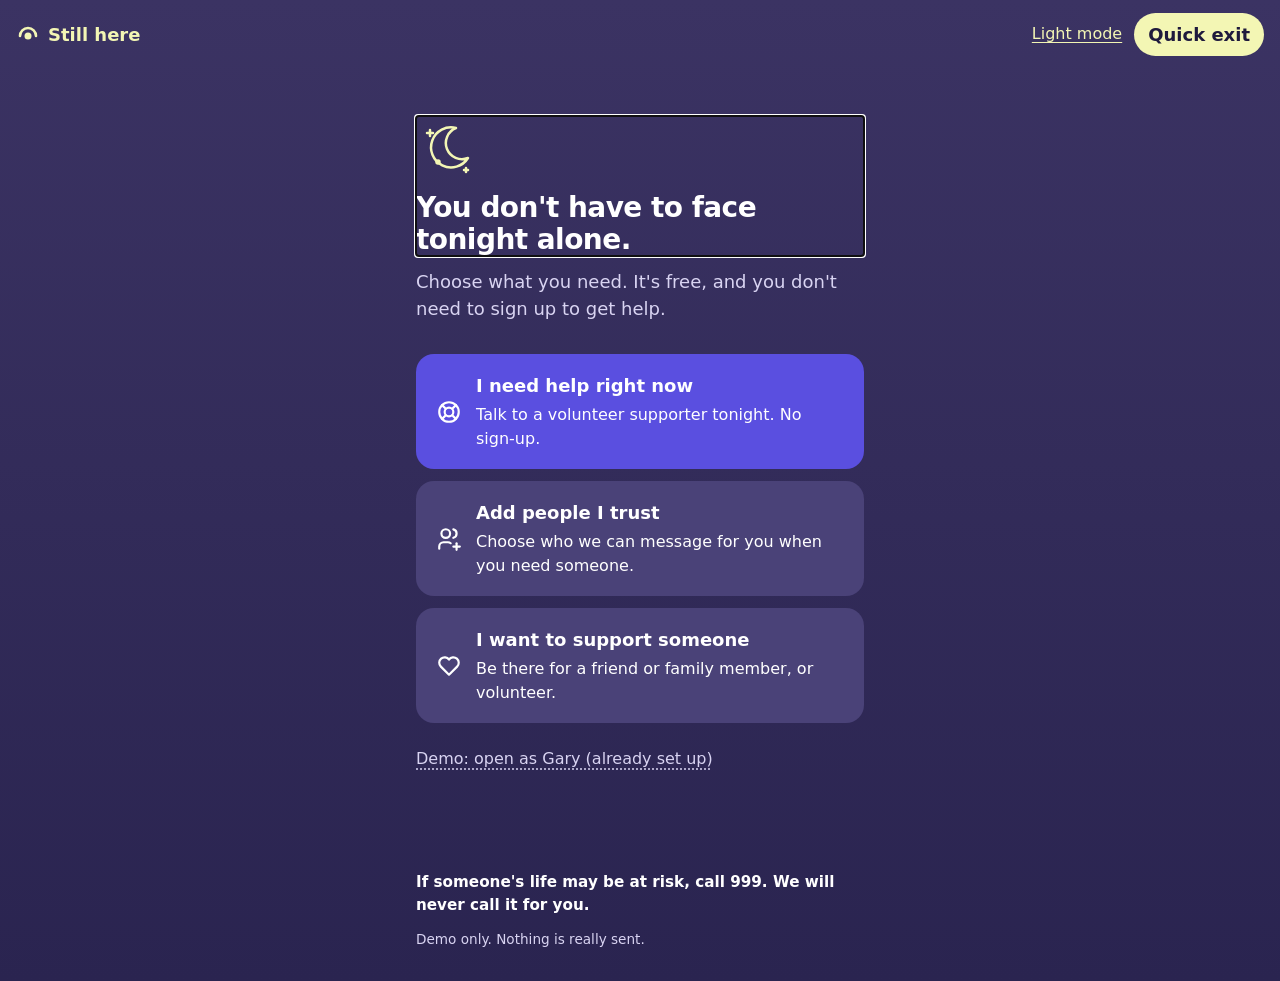
<file: src/index.html>
<!doctype html>
<html lang="en">
<head>
  <meta charset="utf-8">
  <meta name="viewport" content="width=device-width, initial-scale=1">
  <title>Still here</title>
  <link rel="stylesheet" href="styles.css">
</head>
<body>
  <header class="top">
    <span class="brand">
      <svg class="logo" viewBox="0 0 24 24" width="24" height="24" aria-hidden="true" focusable="false">
        <path class="logo-arc" d="M 4 14 A 8 8 0 1 1 20 14" pathLength="1" />
        <circle class="logo-dot" cx="12" cy="14" r="3.5" />
      </svg>
      <span class="app-name" id="app-name"></span>
    </span>
    <button type="button" class="quick-exit" id="quick-exit"></button>
  </header>

  <nav class="back-nav" aria-label="Back">
    <button type="button" class="btn-back" id="back" hidden></button>
  </nav>

  <main id="screen" tabindex="-1" aria-live="polite"></main>

  <footer class="bottom">
    <p class="emergency" id="emergency"></p>
    <p class="demo-note" id="demo-note"></p>
  </footer>

  <script src="data/people.js"></script>
  <script src="data/services.js"></script>
  <script src="data/meetings.js"></script>
  <script src="content.js"></script>
  <script src="app.js"></script>
  <script src="theme.js"></script>
  <!-- Each journey in its own file. Until a file exists, its button shows "Coming soon". -->
  <script src="signup.js"></script>
  <script src="supporter.js"></script>
  <script src="checkin.js"></script>
  <script src="icons.js"></script>
  <script src="brand.js"></script>
  <script src="art.js"></script>
</body>
</html>
</file>
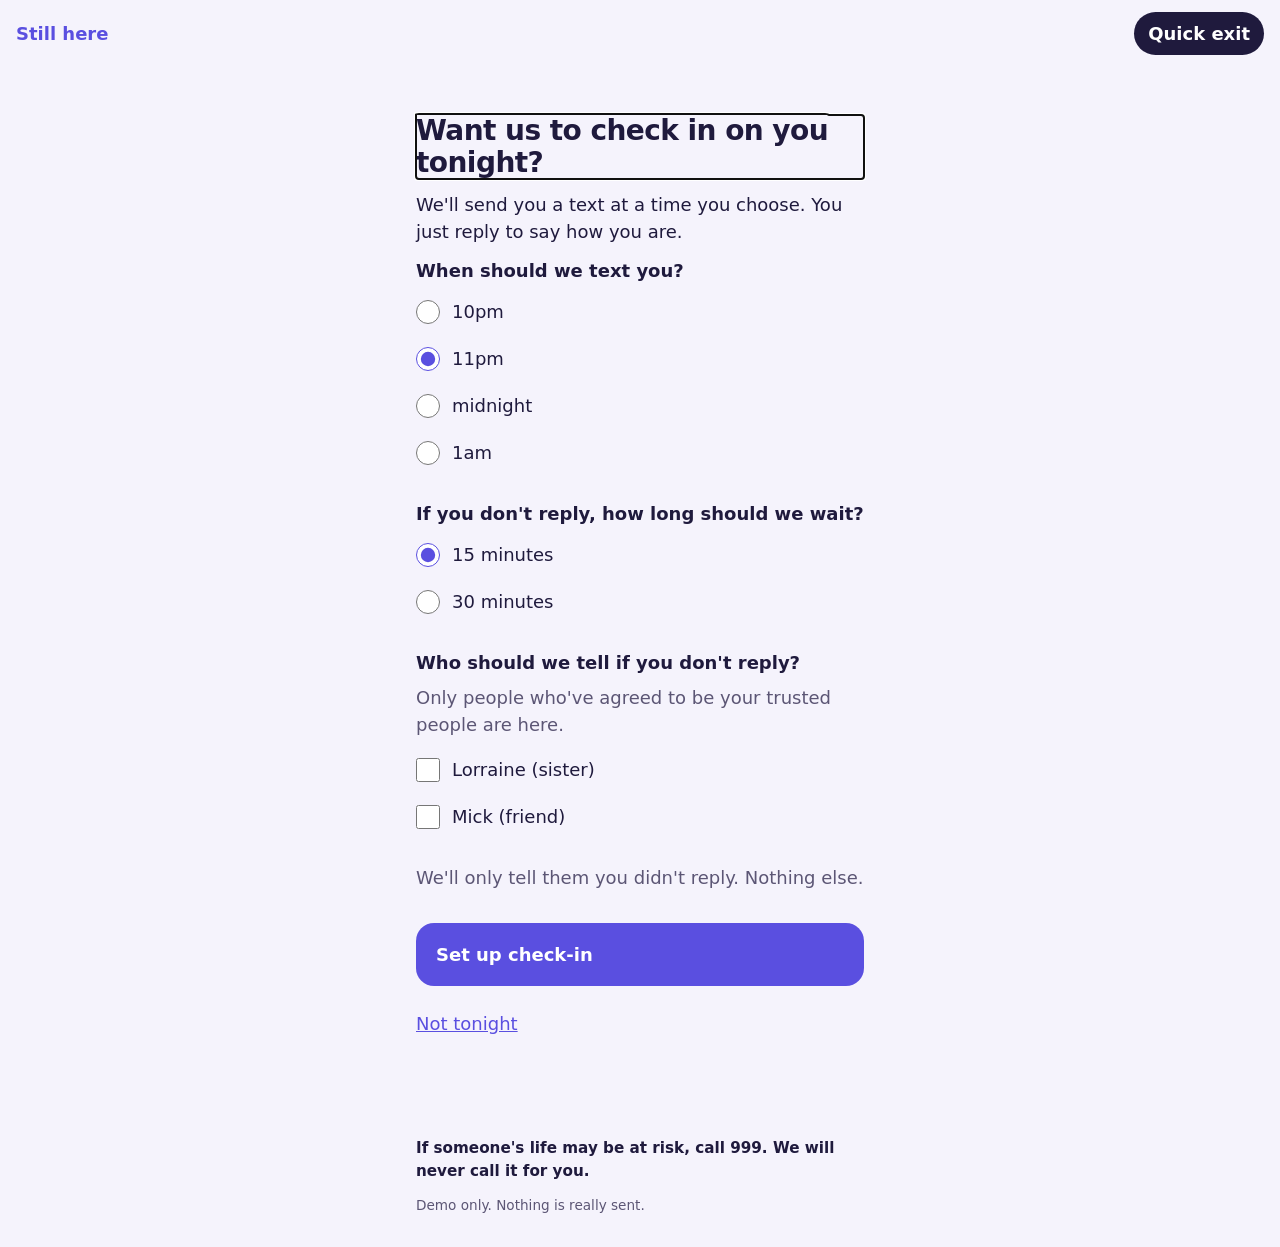
<file: src/checkin-preview.html>
<!doctype html>
<html lang="en">
<head>
  <meta charset="utf-8">
  <meta name="viewport" content="width=device-width, initial-scale=1">
  <title>Still here: check-in preview</title>
  <link rel="stylesheet" href="styles.css">
</head>
<body>
  <!-- A preview of the scheduled check-in on its own, until it's hooked into index.html. -->
  <header class="top">
    <span class="app-name">Still here</span>
    <button type="button" class="quick-exit" id="quick-exit">Quick exit</button>
  </header>

  <main id="screen" tabindex="-1" aria-live="polite"></main>

  <footer class="bottom">
    <p class="emergency">If someone's life may be at risk, call 999. We will never call it for you.</p>
    <p class="demo-note">Demo only. Nothing is really sent.</p>
  </footer>

  <script src="data/people.js"></script>
  <script src="checkin.js"></script>
  <script>
    document.getElementById("quick-exit").addEventListener("click", () => window.location.replace("https://www.bbc.co.uk/weather"));
    window.Journeys.checkin.start();
  </script>
</body>
</html>
</file>
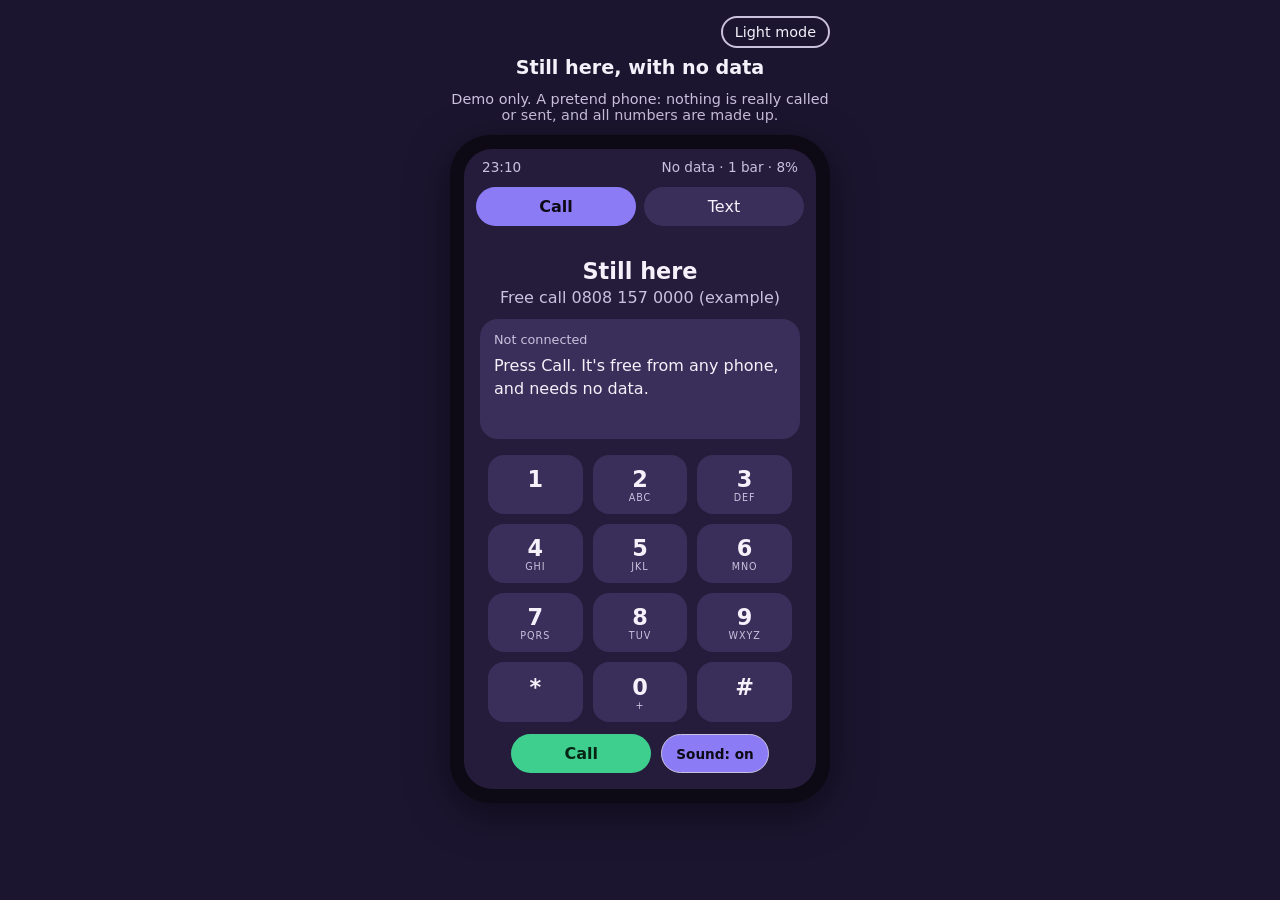
<file: src/phone.html>
<!doctype html>
<html lang="en">
<head>
  <meta charset="utf-8">
  <meta name="viewport" content="width=device-width, initial-scale=1">
  <title>Still here by phone (demo)</title>
  <!-- A pretend phone: call or text Still here with no data. Separate from the web app:
       it only reads the made-up data in data/ and changes nothing else. -->
  <style>
    :root {
      --bg: #1c1530; --phone: #0d0a16; --screen: #241c3a; --text: #f4f1fa; --muted: #c9c1dd;
      --accent: #8b7cf6; --accent-text: #0d0a16; --bubble-in: #3a2f5a; --bubble-out: #8b7cf6;
      --green: #3ecf8e; --red: #ef5b5b; --focus: #ffbf47; --radius: 18px;
      --font: system-ui, -apple-system, "Segoe UI", Roboto, Arial, sans-serif;
    }
    /* Light mode, switched on with the button */
    :root[data-theme="light"] {
      --bg: #f3f0fa; --phone: #2b2440; --screen: #ffffff; --text: #1f1a2e; --muted: #5a5270;
      --accent: #5b4bd6; --accent-text: #ffffff; --bubble-in: #ece8f7; --bubble-out: #5b4bd6;
      --green: #1f8a5b; --red: #c0392b; --focus: #b35c00;
    }
    :root[data-theme="light"] .call, :root[data-theme="light"] .hang { color: #ffffff; }
    .topbar { width: 100%; max-width: 380px; display: flex; justify-content: flex-end; margin-bottom: 4px; }
    .theme { background: transparent; border: 2px solid var(--muted); color: var(--text); font-size: .9rem; padding: 6px 12px; }
    * { box-sizing: border-box; }
    body { margin: 0; min-height: 100vh; background: var(--bg); color: var(--text); font-family: var(--font);
      display: flex; flex-direction: column; align-items: center; padding: 16px; }
    h1 { font-size: 1.2rem; margin: 4px 0 12px; text-align: center; }
    .note { color: var(--muted); font-size: .9rem; text-align: center; max-width: 380px; margin: 0 0 12px; }
    .phone { width: 100%; max-width: 380px; background: var(--phone); border-radius: 40px; padding: 14px;
      box-shadow: 0 10px 40px rgba(0,0,0,.5); }
    .screen { background: var(--screen); border-radius: 28px; min-height: 640px; display: flex; flex-direction: column; overflow: hidden; }
    .status { display: flex; justify-content: space-between; padding: 10px 18px 4px; font-size: .85rem; color: var(--muted); }
    .tabs { display: flex; gap: 8px; padding: 8px 12px; }
    .tabs button { flex: 1; }
    button { font: inherit; cursor: pointer; border: 0; border-radius: 999px; padding: 10px 14px;
      background: var(--bubble-in); color: var(--text); }
    button[aria-pressed="true"] { background: var(--accent); color: var(--accent-text); font-weight: 700; }
    button:focus-visible, input:focus-visible { outline: 3px solid var(--focus); outline-offset: 2px; }
    .panel { flex: 1; display: flex; flex-direction: column; padding: 8px 16px 16px; }
    .who { text-align: center; margin: 16px 0 4px; font-size: 1.4rem; font-weight: 700; }
    .num { text-align: center; color: var(--muted); margin: 0 0 12px; }
    .caption { background: var(--bubble-in); border-radius: var(--radius); padding: 12px 14px; min-height: 120px;
      line-height: 1.45; margin-bottom: 12px; }
    .caption .label { display: block; font-size: .8rem; color: var(--muted); margin-bottom: 4px; }
    .keypad { display: grid; grid-template-columns: repeat(3, 1fr); gap: 10px; margin: 4px 8px 12px; }
    .keypad button { aspect-ratio: 1.6; border-radius: 16px; font-size: 1.4rem; font-weight: 700; }
    .keypad button small { display: block; font-size: .6rem; font-weight: 400; color: var(--muted); letter-spacing: .1em; }
    .callbar { display: flex; gap: 10px; justify-content: center; margin-top: auto; }
    .call { background: var(--green); color: #062314; font-weight: 700; min-width: 140px; }
    .hang { background: var(--red); color: #2a0606; font-weight: 700; min-width: 140px; }
    .speak { background: transparent; border: 1px solid var(--muted); font-size: .85rem; }
    .thread { flex: 1; overflow-y: auto; display: flex; flex-direction: column; gap: 8px; padding: 4px 0 8px; max-height: 470px; }
    .msg { max-width: 82%; padding: 10px 12px; border-radius: 16px; line-height: 1.4; white-space: pre-line; }
    .msg.in { background: var(--bubble-in); align-self: flex-start; border-bottom-left-radius: 4px; }
    .msg.out { background: var(--bubble-out); color: var(--accent-text); align-self: flex-end; border-bottom-right-radius: 4px; }
    .chips { display: flex; flex-wrap: wrap; gap: 6px; margin: 6px 0; }
    .chips button { padding: 8px 12px; font-size: .9rem; font-weight: 700; }
    form { display: flex; gap: 8px; }
    label.sr { position: absolute; left: -9999px; }
    input { flex: 1; font: inherit; padding: 10px 14px; border-radius: 999px; border: 2px solid var(--muted);
      background: var(--phone); color: var(--text); }
    .send { background: var(--accent); color: var(--accent-text); font-weight: 700; }
    [hidden] { display: none !important; }
  </style>
</head>
<body>
  <div class="topbar"><button type="button" class="theme" id="theme" aria-pressed="false">Light mode</button></div>
  <h1>Still here, with no data</h1>
  <p class="note">Demo only. A pretend phone: nothing is really called or sent, and all numbers are made up.</p>

  <div class="phone">
    <div class="screen">
      <div class="status"><span id="clock">23:10</span><span>No data · 1 bar · 8%</span></div>
      <div class="tabs" role="group" aria-label="Choose how to reach Still here">
        <button type="button" id="tab-call" aria-pressed="true">Call</button>
        <button type="button" id="tab-text" aria-pressed="false">Text</button>
      </div>

      <section class="panel" id="panel-call" aria-label="Call">
        <p class="who">Still here</p>
        <p class="num" id="call-num">Free call 0808 157 0000 (example)</p>
        <div class="caption" aria-live="polite"><span class="label" id="caption-label">Not connected</span><span id="caption">Press Call. It's free from any phone, and needs no data.</span></div>
        <div class="keypad" id="keypad" aria-label="Keypad"></div>
        <div class="callbar">
          <button type="button" class="call" id="call">Call</button>
          <button type="button" class="hang" id="hang" hidden>Hang up</button>
          <button type="button" class="speak" id="speak" aria-pressed="true">Sound: on</button>
        </div>
      </section>

      <section class="panel" id="panel-text" aria-label="Text" hidden>
        <p class="who">Still here</p>
        <p class="num">Text 00000 (example). Free, and won't show on your bill.</p>
        <div class="thread" id="thread" aria-live="polite"></div>
        <div class="chips" id="chips" aria-label="Quick replies"></div>
        <form id="sms">
          <label class="sr" for="sms-input">Your text</label>
          <input id="sms-input" autocomplete="off" placeholder="Text message">
          <button type="submit" class="send">Send</button>
        </form>
      </section>
    </div>
  </div>

  <script src="data/people.js"></script>
  <script src="data/services.js"></script>
  <script src="data/meetings.js"></script>
  <script src="phone.js"></script>
</body>
</html>
</file>
<file: src/styles.css>
/* The look. Change colours and fonts here. Colours and contrast: sketches/design.md */
:root {
  --bg: #f5f3fc;            /* lavender white */
  --card: #ffffff;
  --text: #1f1a3d;          /* deep plum, 15:1 on bg */
  --muted: #5c5675;        /* 6.3:1 on bg */
  --primary: #5a4fe0;       /* periwinkle, white text 5.8:1 */
  --primary-text: #ffffff;
  --link: #5a4fe0;
  --secondary: #dcd7fa;     /* lilac, plum text 11.9:1 */
  --border: #7d77a3;        /* 3.8:1 on bg */
  --focus: #f3f6b4;
  --focus-ring: #1f1a3d;
  --exit: #1f1a3d;
  --exit-text: #ffffff;
  --error: #b3261e;
  --radius: 14px;
  --font: system-ui, -apple-system, "Segoe UI", Roboto, Arial, sans-serif;
}

/* Night colours (not switched on yet: the squad decides when). <body class="night"> */
.night {
  --bg: #3b3363;
  --card: #4a4278;
  --text: #ffffff;
  --muted: #d9d4f2;
  --primary: #5a4fe0;
  --primary-text: #ffffff;
  --link: #f3f6b4;
  --secondary: #4a4278;
  --border: #9d95d6;
  --focus: #f3f6b4;
  --focus-ring: #f3f6b4;
  --exit: #f3f6b4;
  --exit-text: #1f1a3d;
  --error: #ffb4a6;
}

/* Night: ticked boxes in lemon (10:1 on dusk; periwinkle was only 2:1) */
.night input[type="checkbox"], .night input[type="radio"] { accent-color: var(--link); }

/* Pictures of a phone stay in daylight colours, even at night (white phone, dark text) */
.night .phone, .night .notif {
  --text: #1f1a3d;
  --muted: #5c5675;
  --primary: #5a4fe0;
  --primary-text: #ffffff;
  color: var(--text);
}

* { box-sizing: border-box; }

body {
  margin: 0;
  min-height: 100vh;
  display: flex;
  flex-direction: column;
  background: var(--bg);
  color: var(--text);
  font-family: var(--font);
  font-size: 1.125rem;
  line-height: 1.5;
}

.top {
  display: flex;
  justify-content: space-between;
  align-items: center;
  padding: 12px 16px;
}

.app-name { font-weight: 700; color: var(--primary); }

main {
  flex: 1;
  width: 100%;
  max-width: 480px;
  margin: 0 auto;
  padding: 8px 16px 24px;
  outline: none;
}

h1 { font-size: 1.6rem; line-height: 1.25; margin: 16px 0 8px; }
h2 { font-size: 1.2rem; margin: 24px 0 8px; }
p { margin: 0 0 12px; }
.hint { color: var(--muted); }

.choices { display: flex; flex-direction: column; gap: 12px; margin-top: 20px; }

button {
  font: inherit;
  cursor: pointer;
  border-radius: var(--radius);
  border: 2px solid transparent;
  padding: 16px 18px;
  text-align: left;
}

.btn-primary { background: var(--primary); color: var(--primary-text); font-weight: 700; }
.btn-secondary { background: var(--secondary); color: var(--text); border-color: var(--border); }
.btn-link { background: none; color: var(--primary); text-decoration: underline; padding: 8px 0; }
.btn-demo { background: none; border: 2px dashed var(--border); color: var(--muted); font-size: 1rem; }

.quick-exit {
  background: var(--exit);
  color: #fff;
  font-weight: 700;
  padding: 8px 14px;
  border-radius: 999px;
}

button:focus-visible, main:focus-visible {
  outline: 3px solid var(--focus);
  outline-offset: 2px;
}

.message {
  background: var(--card);
  border-left: 4px solid var(--primary);
  border-radius: 8px;
  padding: 12px 14px;
  font-style: italic;
}

.card {
  background: var(--card);
  border: 1px solid var(--border);
  border-radius: var(--radius);
  padding: 14px 16px;
  margin-bottom: 12px;
}
.card h3 { margin: 0 0 4px; font-size: 1.1rem; }
.card p { margin: 0 0 4px; }
.card .how { font-weight: 700; }
.card .until { color: var(--muted); font-size: 1rem; }

.summary { margin-top: 28px; border-top: 1px solid var(--border); padding-top: 4px; }
.summary ul { padding-left: 20px; margin: 0 0 12px; }

.bottom {
  padding: 12px 16px 20px;
  max-width: 480px;
  margin: 0 auto;
  font-size: 0.95rem;
  color: var(--muted);
}
.emergency { font-weight: 600; color: var(--text); }
.demo-note { font-size: 0.85rem; }

/* Forms */
.field { margin: 20px 0; }
.field label { display: block; font-weight: 700; margin-bottom: 4px; }
.field .hint { font-size: 1rem; margin-bottom: 6px; }
input[type="text"], input[type="tel"] {
  width: 100%;
  font: inherit;
  padding: 12px;
  border: 2px solid var(--text);
  border-radius: 8px;
  background: var(--card);
  color: var(--text);
}
input:focus-visible { outline: 3px solid var(--focus); outline-offset: 2px; }
input[aria-invalid="true"] { border-color: var(--error); }
.error { color: var(--error); font-weight: 700; margin-bottom: 6px; }
.error::before { content: "Error: "; }

/* "Want to add people you trust?" */
.banner {
  background: var(--secondary);
  border: 1px solid var(--border);
  border-radius: var(--radius);
  padding: 14px 16px;
  margin: 16px 0;
}
.banner p { margin-bottom: 10px; }

/* Back, on every screen after the first */
.back-nav { width: 100%; max-width: 480px; margin: 0 auto; padding: 0 16px; }
.btn-back {
  background: none;
  color: var(--primary);
  text-decoration: underline;
  padding: 8px 0;
}
.btn-back::before { content: "‹ "; text-decoration: none; }

/* Buttons with a line saying what they do */
.described { display: flex; flex-direction: column; gap: 4px; }
.described .label { font-weight: 700; }
.described .desc { font-size: 1rem; font-weight: 400; }

/* "Jo will call you soon": first thing on the page */
.callout {
  background: var(--primary);
  color: var(--primary-text);
  border-radius: var(--radius);
  padding: 16px 18px;
  margin: 8px 0 16px;
}
.callout h1 { margin-top: 0; }
.callout p { margin: 0; }

.card .where { color: var(--muted); font-size: 1rem; }
.meetings { margin-top: 28px; }
.meetings a { color: var(--primary); }

/* ===== Patricia's look (sketches/design.md), agreed with Spencer ===== */
/* Colour-only tweaks to the rules above */
.app-name, .btn-link, .btn-back, .meetings a { color: var(--link); }
.quick-exit { color: var(--exit-text); }
input[type="text"], input[type="tel"] { color: var(--text); }
button:focus-visible, input:focus-visible, main:focus-visible, a:focus-visible {
  outline: 3px solid var(--focus-ring);
  outline-offset: 2px;
}

/* Flat and borderless: space and type do the work, not boxes */

/* No borders, no inset containers */
button, .card, .banner, .message, .summary { border: 0; box-shadow: none; }

/* More room between sections */
main { padding-top: 24px; padding-bottom: 48px; }
h1 { font-size: 1.75rem; line-height: 1.2; margin: 24px 0 12px; }
h2 { font-size: 1.25rem; margin: 48px 0 12px; }
.choices { gap: 12px; margin-top: 32px; }

/* Buttons: flat solid fills, no outlines */
.btn-primary, .btn-secondary { border: 0; }
.btn-secondary { background: var(--secondary); color: var(--text); font-weight: 600; }
.btn-link { padding: 12px 0; }
.btn-demo { border: 0; padding: 12px 0; color: var(--muted); text-decoration: underline dotted; text-underline-offset: 4px; }

/* Saved message: big quoted text, no bubble */
.message { background: none; color: var(--text); padding: 0; border-radius: 0; font-size: 1.375rem; line-height: 1.4; margin: 16px 0 8px; }
.message::before { content: "\201C"; }
.message::after { content: "\201D"; }

/* Services: just text on the background, spaced apart */
.card { background: none; border-radius: 0; padding: 0; margin: 0 0 32px; }
.card h3 { font-size: 1.2rem; margin-bottom: 4px; }

/* Banner and summary: separated by space, not boxes or lines */
.banner { background: none; border-radius: 0; padding: 0; margin: 48px 0; }
.summary { margin-top: 56px; padding-top: 0; }

/* Inputs: a single underline, so you can still see where to type */
input[type="text"], input[type="tel"] { border: 0; border-bottom: 2px solid var(--text); border-radius: 0; background: transparent; padding: 12px 0; }
input[aria-invalid="true"] { border-bottom-color: var(--error); }

/* Footer: space above, no rule */
.bottom { padding-top: 40px; }

/* Motion: soft, quick, and only on opacity, transform and background-color */
:root {
  --ease-out: cubic-bezier(0.16, 1, 0.3, 1);   /* reveals: fast start, gentle settle */
  --ease-soft: cubic-bezier(0.2, 0.8, 0.2, 1); /* hover and press */
  --dur-micro: 160ms;  /* hover, press, focus */
  --dur-quick: 200ms;  /* colour changes */
  --dur-reveal: 300ms; /* a new screen appearing */
}

/* Enter: each new screen fades up 8px; its parts follow 40ms apart */
@keyframes rise-in {
  from { opacity: 0; transform: translateY(8px); }
  to   { opacity: 1; transform: none; }
}
main > * { animation: rise-in var(--dur-reveal) var(--ease-out) both; }
main > *:nth-child(2) { animation-delay: 40ms; }
main > *:nth-child(3) { animation-delay: 80ms; }
main > *:nth-child(n+4) { animation-delay: 120ms; }

/* Buttons: colour eases, a tiny lift on hover, a soft press */
.btn-primary, .btn-secondary {
  transition:
    background-color var(--dur-quick) var(--ease-soft),
    transform var(--dur-micro) var(--ease-soft);
}
@media (hover: hover) {
  .btn-primary:hover { background-color: var(--primary-hover); transform: translateY(-1px); }
  .btn-secondary:hover { background-color: var(--secondary-hover); transform: translateY(-1px); }
  .btn-link:hover, .btn-demo:hover { opacity: 0.75; }
}
.btn-primary:active, .btn-secondary:active {
  transform: scale(0.98);
  transition-duration: 100ms;
}
.btn-link, .btn-demo { transition: opacity var(--dur-micro) var(--ease-soft); }

/* Hover colours (contrast still passes) */
:root { --primary-hover: #4a3fd0; --secondary-hover: #cfc8f7; }
.night { --primary-hover: #6a60ea; --secondary-hover: #564d8a; }

/* Quick exit never animates: it must leave instantly */
.quick-exit { transition: none; animation: none; }

/* People who've asked their phone for less motion get none */
@media (prefers-reduced-motion: reduce) {
  *, *::before, *::after {
    animation: none !important;
    transition: none !important;
  }
}

/* The logo: someone held. The arc draws round once, then the dot breathes slowly. */
.brand { display: inline-flex; align-items: center; gap: 8px; }
.logo { color: var(--primary); flex: none; }
.logo-arc { fill: none; stroke: currentColor; stroke-width: 2.6; stroke-linecap: round; }
.logo-dot { fill: currentColor; transform-box: fill-box; transform-origin: center; }
@media (prefers-reduced-motion: no-preference) {
  .logo-arc { stroke-dasharray: 1; stroke-dashoffset: 1; animation: logo-draw 1.2s ease-out 0.2s forwards; }
  .logo-dot { animation: logo-breathe 5s ease-in-out 1.4s infinite; }
}
@keyframes logo-draw { to { stroke-dashoffset: 0; } }
@keyframes logo-breathe { 0%, 100% { transform: scale(1); } 50% { transform: scale(1.25); } }

/* Tick boxes ("Who would you like to reach?") */
fieldset { border: 0; padding: 0; margin: 20px 0; }
legend { font-weight: 700; padding: 0; margin-bottom: 4px; }
.check { display: flex; align-items: center; gap: 12px; min-height: 44px; }
.check input { width: 24px; height: 24px; margin: 0; accent-color: var(--primary); }
.check label { flex: 1; padding: 8px 0; }
.check input:focus-visible { outline: 3px solid var(--focus); outline-offset: 2px; }

/* A volunteer's card: initials, not a photo */
.person-card {
  display: flex;
  gap: 14px;
  align-items: flex-start;
  background: var(--card);
  border: 1px solid var(--border);
  border-radius: var(--radius);
  padding: 14px 16px;
  margin: 12px 0;
}
.person-card p { margin: 0 0 4px; }
.avatar {
  flex: none;
  width: 52px;
  height: 52px;
  border-radius: 50%;
  display: grid;
  place-items: center;
  background: var(--primary);
  color: var(--primary-text);
  font-weight: 700;
  font-size: 1.3rem;
}
.person-name { font-weight: 700; font-size: 1.15rem; }
.person-role { color: var(--muted); font-size: 1rem; }
.service-list + .btn-secondary { width: 100%; margin-bottom: 12px; }

/* ===== Patricia: finishing touches ===== */
/* Night sky: dusky purple fading to deeper plum (text contrast only goes up) */
html:has(body.night) { min-height: 100%; background: #2a2450 linear-gradient(180deg, #3b3363 0%, #2a2450 100%) no-repeat; }
body.night { background: transparent; }

/* Softer, rounder buttons */
.btn-primary, .btn-secondary { border-radius: 18px; padding: 18px 20px; }

/* Tighter, bolder headings */
h1 { letter-spacing: -0.02em; line-height: 1.15; font-weight: 800; }
h2, h3 { letter-spacing: -0.01em; }

/* Small line drawing above each question (art.js) */
.mini-art { display: block; color: var(--link); margin: 8px 0 12px; }

/* Services as proper cards */
.service-card {
  border-left: 6px solid var(--primary);
  box-shadow: 0 2px 8px rgba(0, 0, 0, 0.15);
  padding: 16px 18px;
  margin-bottom: 14px;
}
.service-card .tag {
  display: inline-block;
  font-size: 0.85rem;
  font-weight: 700;
  padding: 2px 10px;
  border-radius: 999px;
  background: var(--secondary);
  color: var(--text);
  margin-bottom: 6px;
}

/* People as cards, with Edit and Remove */
.person-text { flex: 1; }
.person-status { font-weight: 700; font-size: 1rem; }
.status-waiting::before { content: "⏳ "; }
.status-yes::before { content: "✓ "; }
.status-no::before { content: "✕ "; }
.card-actions { display: flex; flex-wrap: wrap; gap: 8px; margin-top: 8px; }
.card-actions button { padding: 8px 14px; font-size: 1rem; }
</file>
